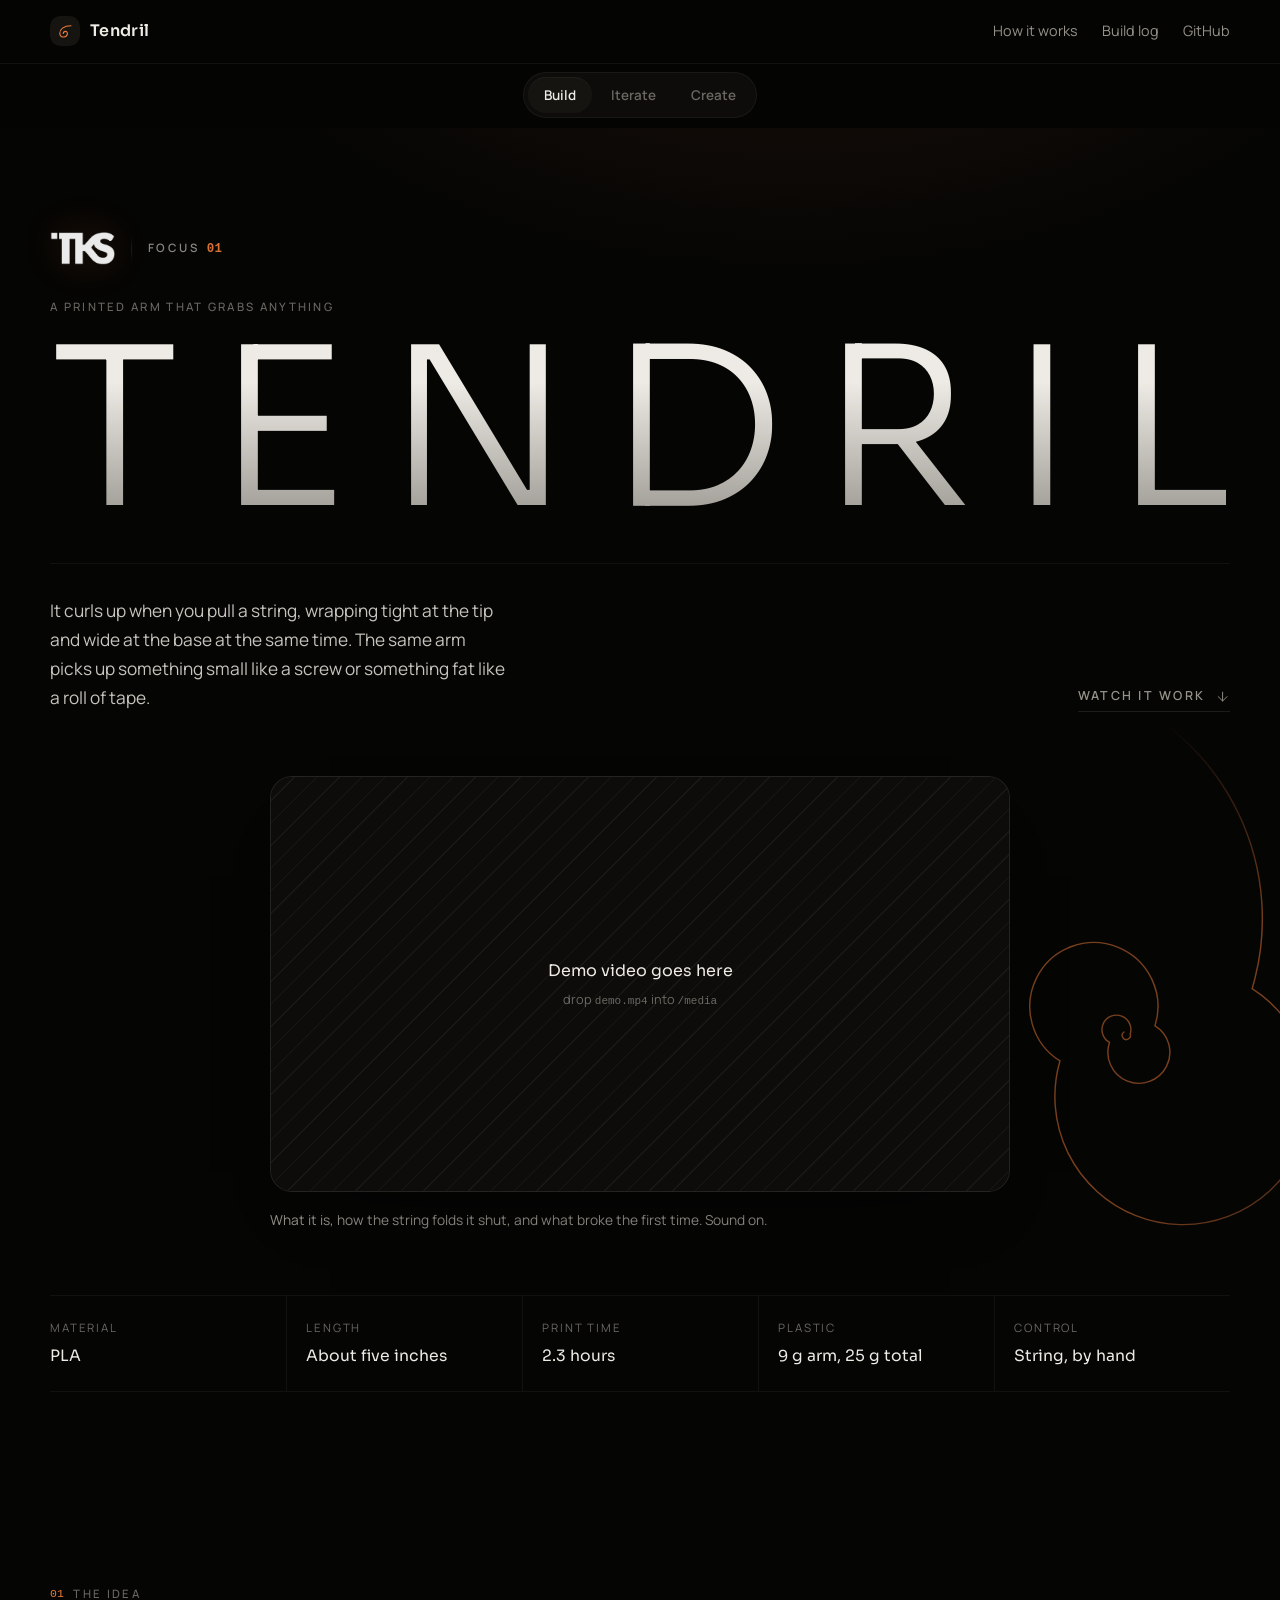
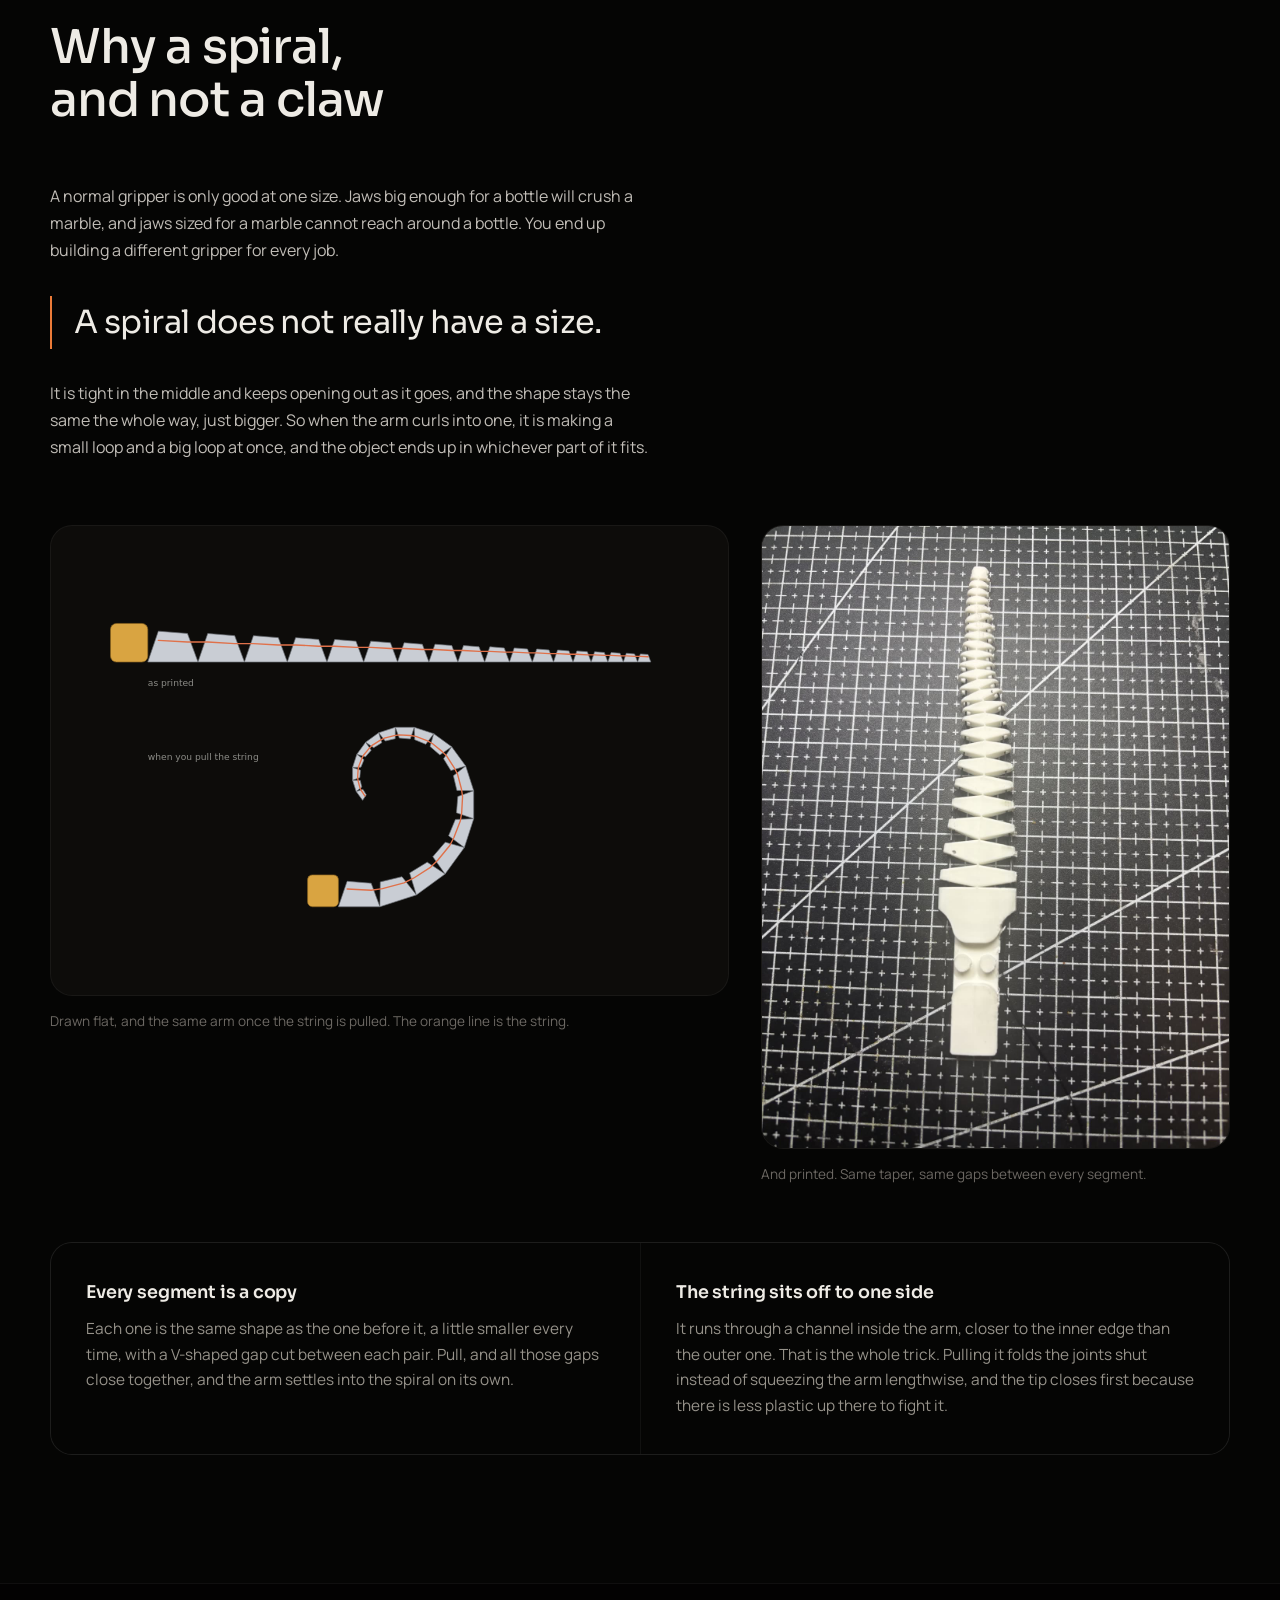
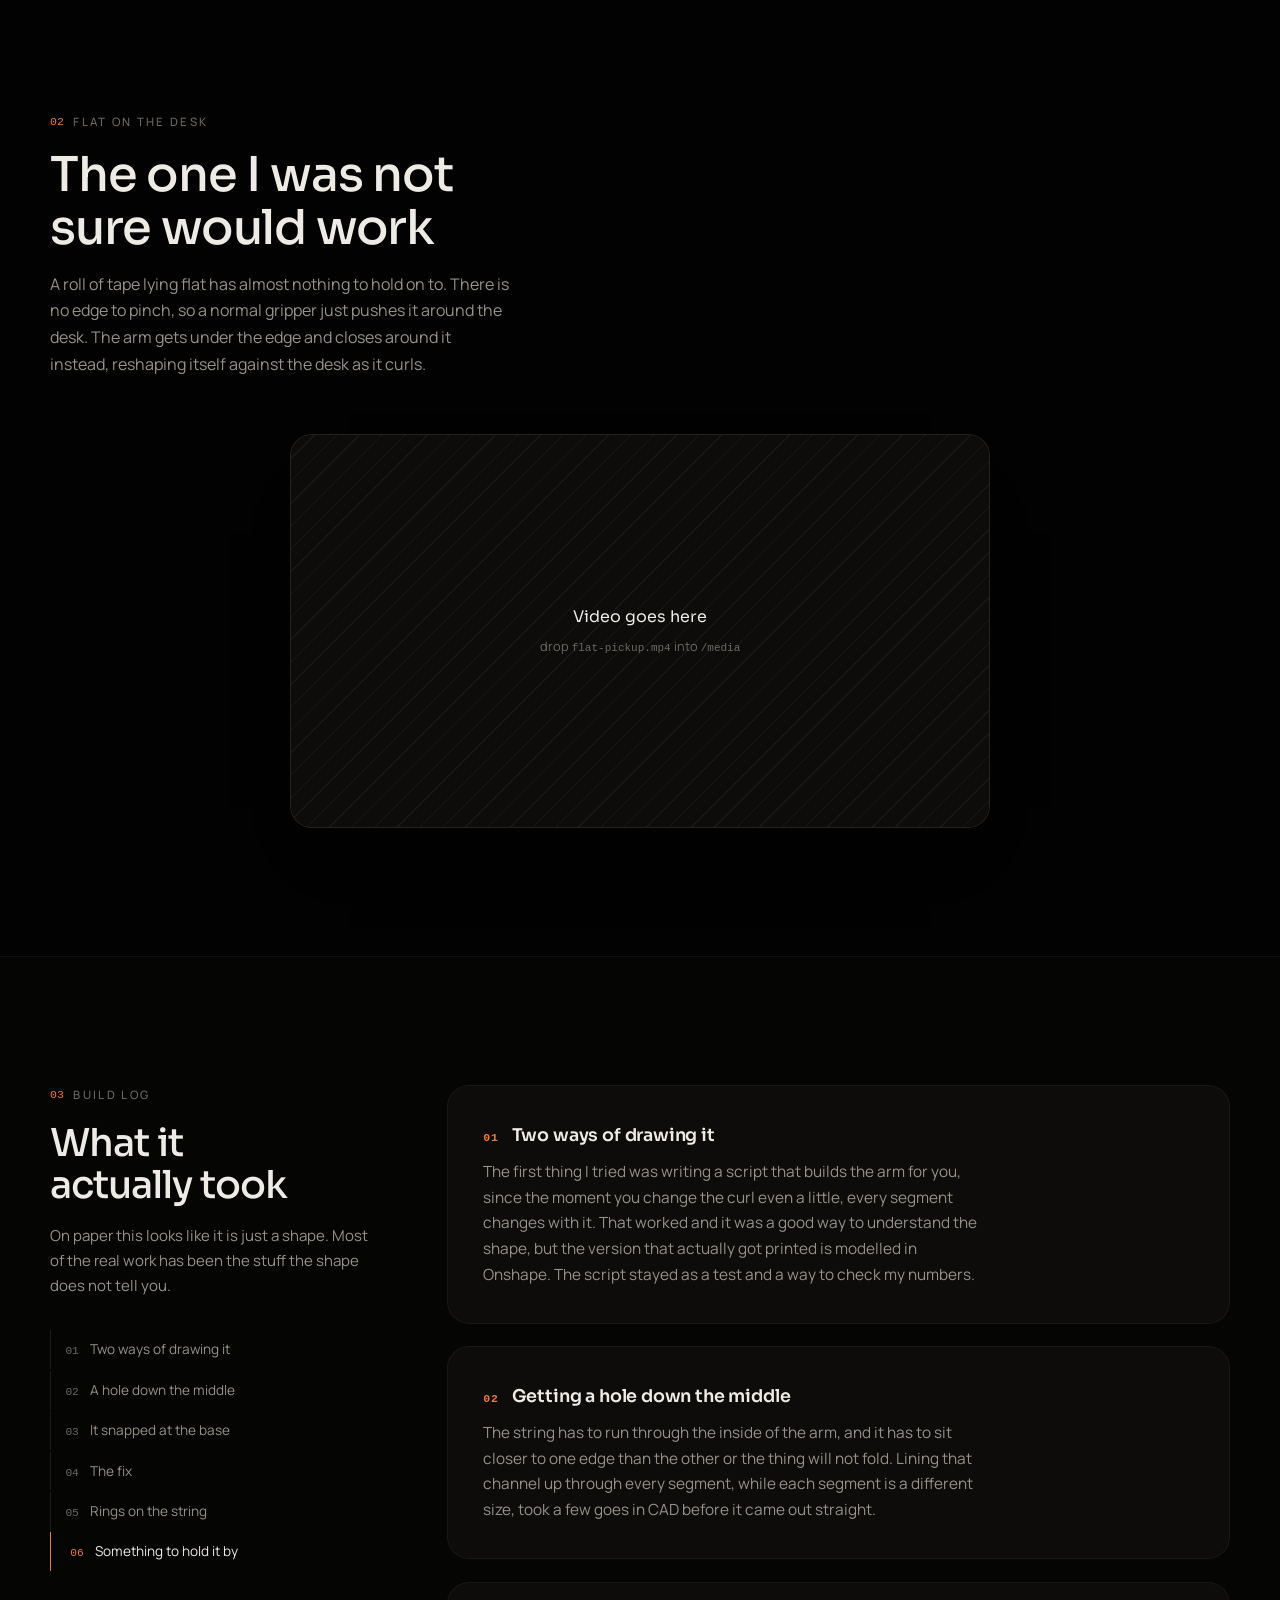
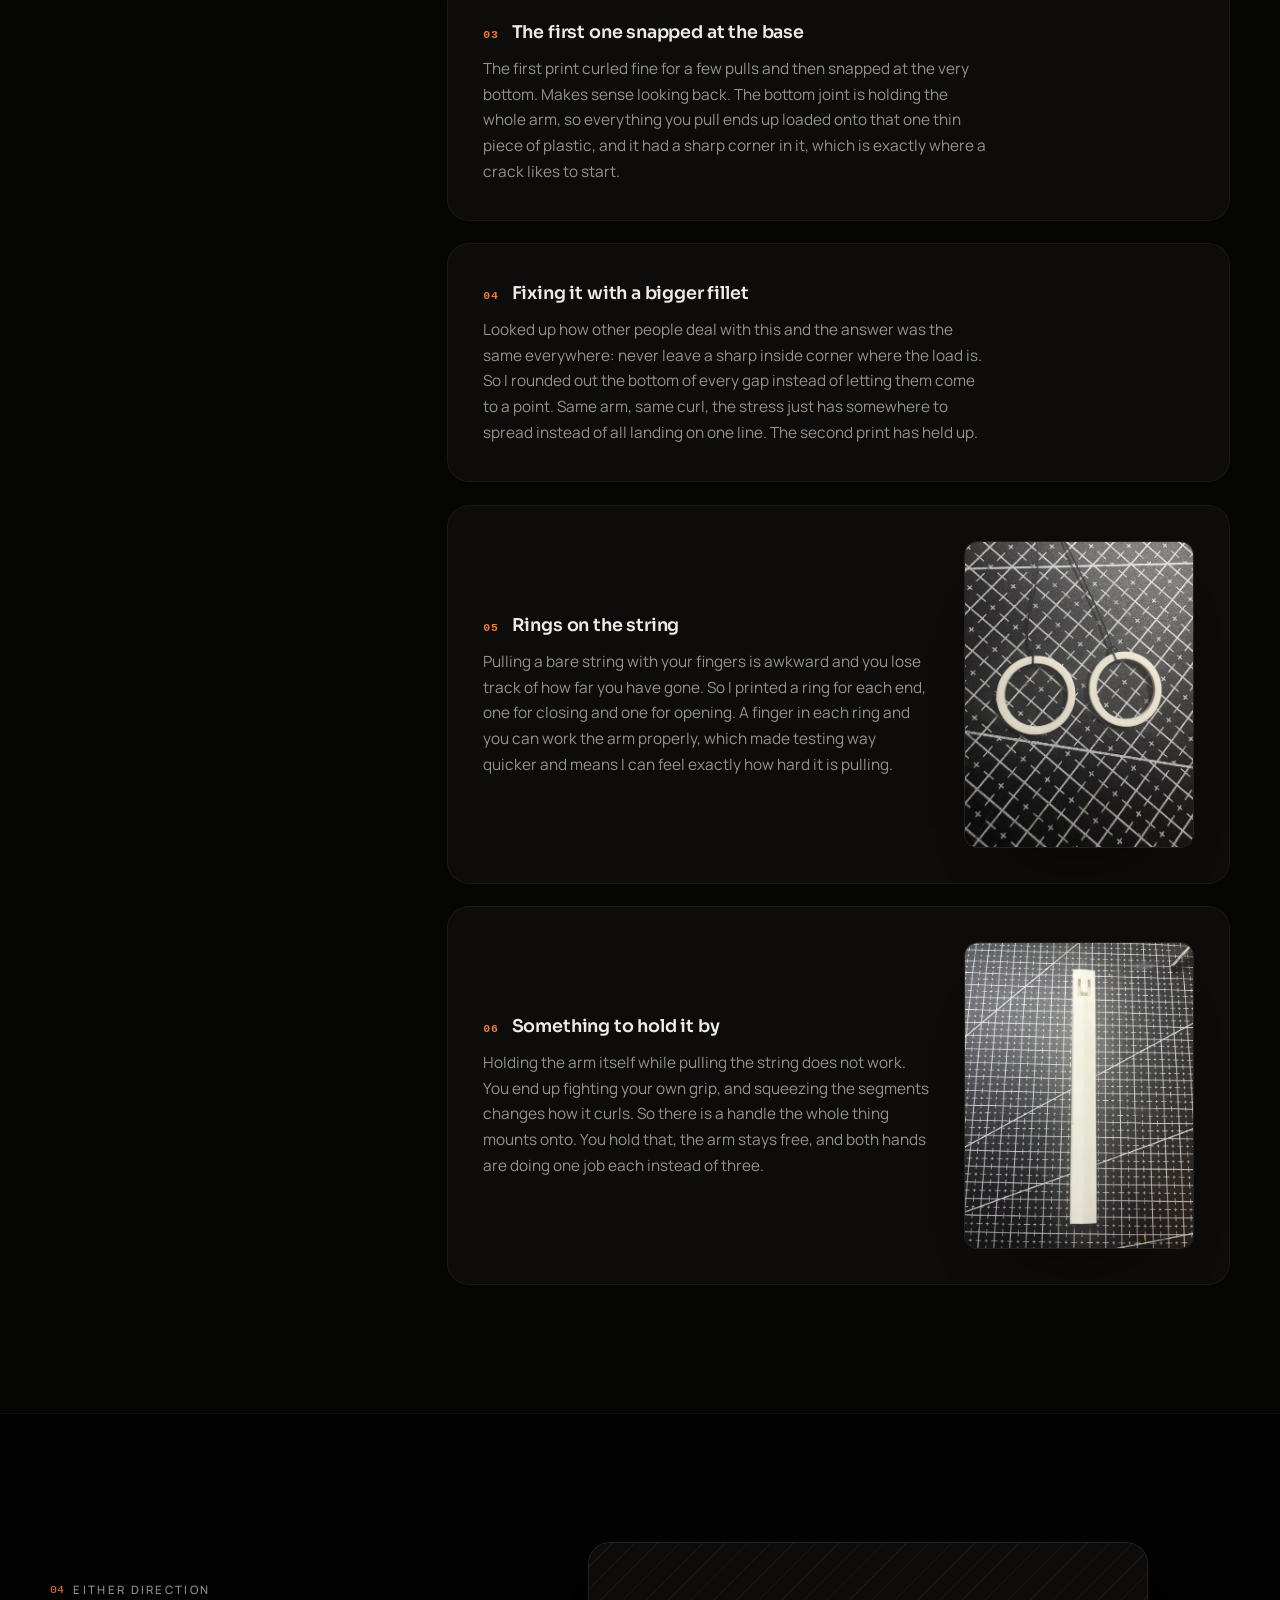
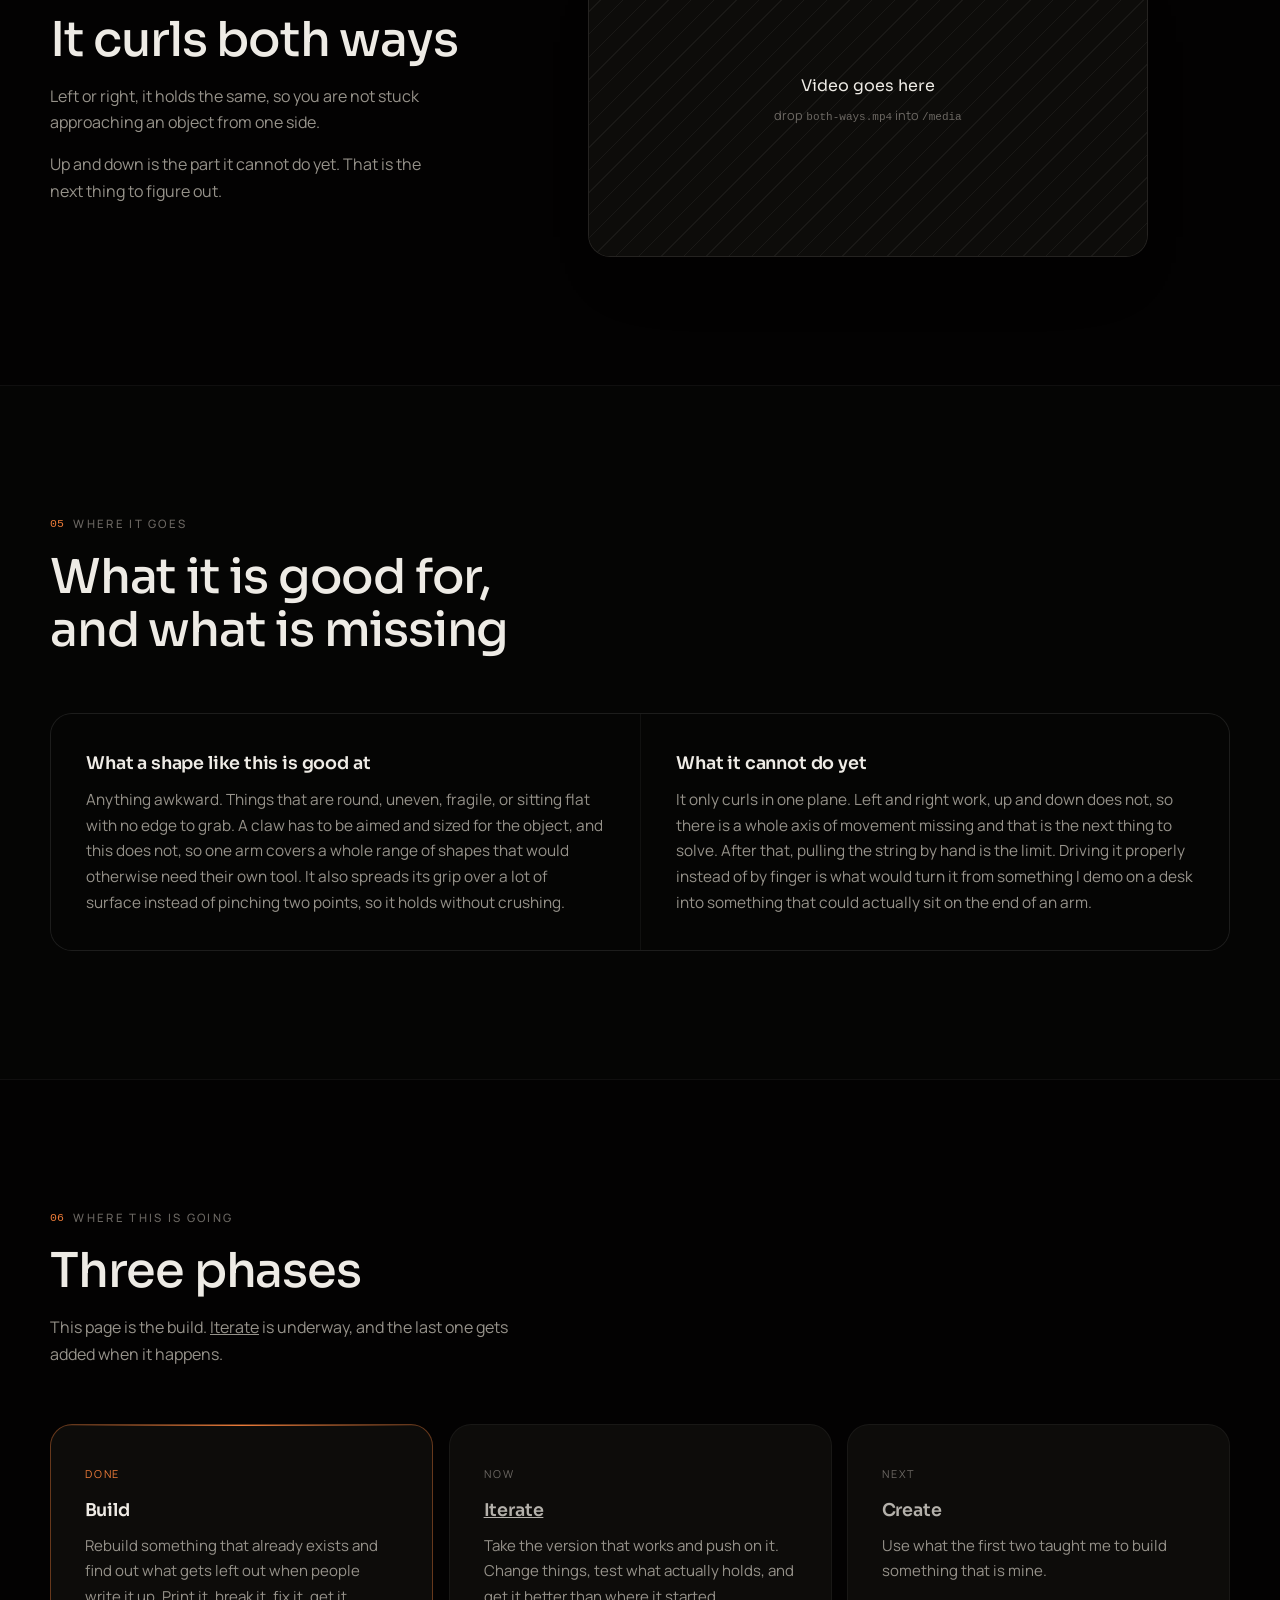
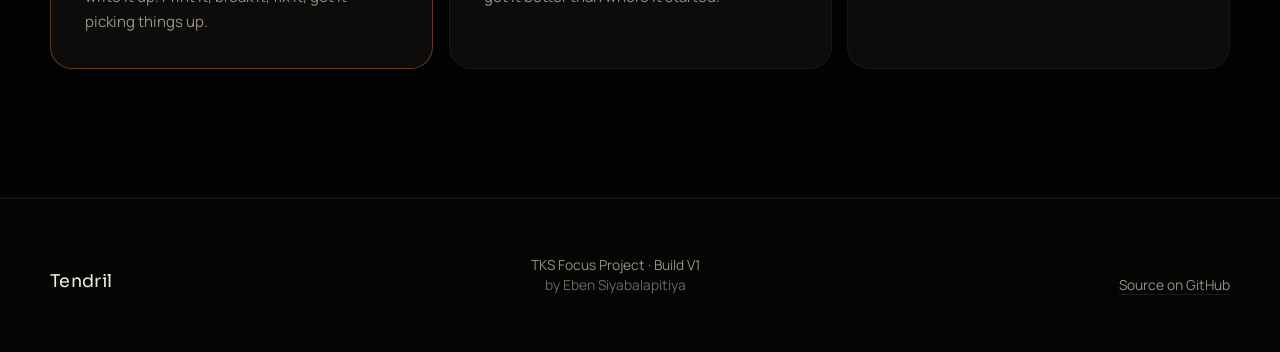
<file: index.html>
<!doctype html>
<html lang="en">
<head>
<meta charset="utf-8">
<meta name="viewport" content="width=device-width, initial-scale=1">
<title>Tendril, a spiral arm that grabs anything</title>
<meta name="description" content="Tendril is a printed arm that curls up when you pull a string, so the same arm can pick up something tiny or something wide. Built by Eben Siyabalapitiya.">
<meta property="og:title" content="Tendril, a spiral arm that grabs anything">
<meta property="og:description" content="A printed arm that curls up when you pull a string. The same arm picks up a screw or a roll of tape.">
<meta property="og:type" content="website">
<meta property="og:url" content="https://tendril-arm.vercel.app/">
<meta property="og:image" content="https://tendril-arm.vercel.app/media/og.jpg">
<meta property="og:image:width" content="1200">
<meta property="og:image:height" content="630">
<meta property="og:image:alt" content="Tendril, a printed arm that curls up when you pull a string">
<meta name="twitter:card" content="summary_large_image">
<meta name="twitter:image" content="https://tendril-arm.vercel.app/media/og.jpg">
<meta name="theme-color" content="#111110">
<link rel="preconnect" href="https://fonts.googleapis.com">
<link rel="preconnect" href="https://fonts.gstatic.com" crossorigin>
<link href="https://fonts.googleapis.com/css2?family=Sora:wght@300;400;500;600&family=Manrope:wght@400;500;600&display=swap" rel="stylesheet">
<link rel="stylesheet" href="styles.css">
</head>
<body>
<a class="skip" href="#main">Skip to content</a>

<header class="nav">
  <div class="shell nav-inner">
    <a class="brand" href="#top">
      <span class="brand-mark" aria-hidden="true">
        <svg viewBox="0 0 24 24" fill="none" stroke="currentColor" stroke-width="1.6" stroke-linecap="round">
          <path d="M20 4C9 4 4 9.5 4 14.5A5.5 5.5 0 0 0 14.8 16c.6-2.2-.8-4-2.8-4-1.7 0-3 1.3-3 3"/>
        </svg>
      </span>
      Tendril
    </a>

    <nav>
      <a href="#how">How it works</a>
      <a href="#build">Build log</a>
      <a href="https://github.com/Eben-Siyabalapitiya/TENDRIL">GitHub</a>
    </nav>
  </div>
  <div class="phase-bar">
    <div class="shell">
      <div class="phases" role="group" aria-label="Project phase">
        <a class="phase is-current" href="/" aria-current="page">Build</a>
        <a class="phase" href="/iterate.html">Iterate</a>
        <span class="phase is-locked" aria-disabled="true" title="Starts after the iterate phase">Create</span>
      </div>
    </div>
  </div>
</header>

<main id="main">

  <!-- ─────────────────────────── hero ─────────────────────────── -->
  <section class="hero" id="top">
    <div class="hero-bg" aria-hidden="true">
      <svg viewBox="0 0 600 600" preserveAspectRatio="xMidYMid meet">
        <path class="spiral-line" d="M300 300 m0 0 a4 4 0 1 0 6 2 a14 14 0 1 0 -20 8 a30 30 0 1 0 44 -16 a62 62 0 1 0 -92 34 a124 124 0 1 0 186 -70 a236 236 0 1 0 -352 132" />
      </svg>
    </div>
    <div class="shell">
      <div class="hero-copy">
        <div class="tks-lockup reveal">
          <img src="media/tks-logo.png" alt="TKS">
          <span class="tks-rule" aria-hidden="true"></span>
          <span class="tks-label">Focus<i>01</i></span>
        </div>
        <p class="eyebrow reveal">A printed arm that grabs anything</p>
        <h1 class="wordmark" aria-label="Tendril">
          <span>T</span><span>E</span><span>N</span><span>D</span><span>R</span><span>I</span><span>L</span>
        </h1>
        <div class="hero-foot">
          <p class="lede reveal">It curls up when you pull a string, wrapping tight at the tip and wide at the base at the same time. The same arm picks up something small like a screw or something fat like a roll of tape.</p>
          <a class="hero-cta reveal" href="#flat">
            <span>Watch it work</span>
            <svg viewBox="0 0 24 24" fill="none" stroke="currentColor" stroke-width="1.5" stroke-linecap="round" stroke-linejoin="round" aria-hidden="true"><path d="M12 5v14M5 12l7 7 7-7"/></svg>
          </a>
        </div>
      </div>
    </div>

    <figure class="hero-media reveal">
      <div class="video-frame" data-video>
        <video playsinline controls preload="metadata" poster="media/poster.jpg">
          <source src="media/demo.mp4" type="video/mp4">
        </video>
        <div class="video-fallback">
          <p>Demo video goes here</p>
          <span>drop <code>demo.mp4</code> into <code>/media</code></span>
        </div>
      </div>
      <figcaption class="shell">What it is, how the string folds it shut, and what broke the first time. Sound on.</figcaption>
    </figure>

    <div class="shell">
      <ul class="facts reveal">
        <li><span>Material</span><strong>PLA</strong></li>
        <li><span>Length</span><strong>About five inches</strong></li>
        <li><span>Print time</span><strong>2.3 hours</strong></li>
        <li><span>Plastic</span><strong>9 g arm, 25 g total</strong></li>
        <li><span>Control</span><strong>String, by hand</strong></li>
      </ul>
    </div>
  </section>

  <!-- ─────────────────────────── idea ─────────────────────────── -->
  <section class="section" id="how">
    <div class="shell">
      <header class="section-head reveal">
        <p class="eyebrow"><i>01</i> The idea</p>
        <h2>Why a spiral,<br>and not a claw</h2>
      </header>

      <div class="read">
        <p class="reveal">A normal gripper is only good at one size. Jaws big enough for a bottle will crush a marble, and jaws sized for a marble cannot reach around a bottle. You end up building a different gripper for every job.</p>
        <p class="pull reveal">A spiral does not really have a size.</p>
        <p class="reveal">It is tight in the middle and keeps opening out as it goes, and the shape stays the same the whole way, just bigger. So when the arm curls into one, it is making a small loop and a big loop at once, and the object ends up in whichever part of it fits.</p>
      </div>

      <div class="pair">
        <figure class="drawing reveal" data-from="left">
          <img src="media/diagram.svg" alt="The arm straight as printed, and the same arm curled into a spiral when the string is pulled">
          <figcaption>Drawn flat, and the same arm once the string is pulled. The orange line is the string.</figcaption>
        </figure>
        <figure class="photo reveal" data-from="right">
          <img src="media/arm.jpg" alt="The printed arm laid out flat on a cutting mat, segments getting smaller toward the tip" loading="lazy">
          <figcaption>And printed. Same taper, same gaps between every segment.</figcaption>
        </figure>
      </div>

      <div class="split">
        <article class="note reveal" data-from="left">
          <h3>Every segment is a copy</h3>
          <p>Each one is the same shape as the one before it, a little smaller every time, with a V-shaped gap cut between each pair. Pull, and all those gaps close together, and the arm settles into the spiral on its own.</p>
        </article>
        <article class="note reveal" data-from="right">
          <h3>The string sits off to one side</h3>
          <p>It runs through a channel inside the arm, closer to the inner edge than the outer one. That is the whole trick. Pulling it folds the joints shut instead of squeezing the arm lengthwise, and the tip closes first because there is less plastic up there to fight it.</p>
        </article>
      </div>
    </div>
  </section>

  <!-- ──────────────────── clip: flat pickup ──────────────────── -->
  <section class="section alt" id="flat">
    <div class="shell">
      <header class="section-head reveal">
        <p class="eyebrow"><i>02</i> Flat on the desk</p>
        <h2>The one I was not sure would work</h2>
        <p class="sub">A roll of tape lying flat has almost nothing to hold on to. There is no edge to pinch, so a normal gripper just pushes it around the desk. The arm gets under the edge and closes around it instead, reshaping itself against the desk as it curls.</p>
      </header>
      <figure class="clip reveal">
        <div class="video-frame" data-video>
          <video playsinline muted loop controls preload="metadata" poster="media/poster-flat.jpg">
            <source src="media/flat-pickup.mp4" type="video/mp4">
          </video>
          <div class="video-fallback">
            <p>Video goes here</p>
            <span>drop <code>flat-pickup.mp4</code> into <code>/media</code></span>
          </div>
        </div>
      </figure>
    </div>
  </section>

  <!-- ─────────────────────────── build log ─────────────────────────── -->
  <section class="section" id="build">
    <div class="shell log-layout">
      <aside class="log-rail">
        <div class="log-rail-inner">
          <p class="eyebrow"><i>03</i> Build log</p>
          <h2>What it<br>actually took</h2>
          <p class="sub">On paper this looks like it is just a shape. Most of the real work has been the stuff the shape does not tell you.</p>
          <ol class="rail-steps" aria-hidden="true">
            <li data-step="1"><span>01</span> Two ways of drawing it</li>
            <li data-step="2"><span>02</span> A hole down the middle</li>
            <li data-step="3"><span>03</span> It snapped at the base</li>
            <li data-step="4"><span>04</span> The fix</li>
            <li data-step="5"><span>05</span> Rings on the string</li>
            <li data-step="6"><span>06</span> Something to hold it by</li>
          </ol>
        </div>
      </aside>

      <ol class="log">
        <li class="reveal">
          <div class="log-text">
            <h3>Two ways of drawing it</h3>
            <p>The first thing I tried was writing a script that builds the arm for you, since the moment you change the curl even a little, every segment changes with it. That worked and it was a good way to understand the shape, but the version that actually got printed is modelled in Onshape. The script stayed as a test and a way to check my numbers.</p>
          </div>
        </li>
        <li class="reveal">
          <div class="log-text">
            <h3>Getting a hole down the middle</h3>
            <p>The string has to run through the inside of the arm, and it has to sit closer to one edge than the other or the thing will not fold. Lining that channel up through every segment, while each segment is a different size, took a few goes in CAD before it came out straight.</p>
          </div>
        </li>
        <li class="reveal">
          <div class="log-text">
            <h3>The first one snapped at the base</h3>
            <p>The first print curled fine for a few pulls and then snapped at the very bottom. Makes sense looking back. The bottom joint is holding the whole arm, so everything you pull ends up loaded onto that one thin piece of plastic, and it had a sharp corner in it, which is exactly where a crack likes to start.</p>
          </div>
        </li>
        <li class="reveal">
          <div class="log-text">
            <h3>Fixing it with a bigger fillet</h3>
            <p>Looked up how other people deal with this and the answer was the same everywhere: never leave a sharp inside corner where the load is. So I rounded out the bottom of every gap instead of letting them come to a point. Same arm, same curl, the stress just has somewhere to spread instead of all landing on one line. The second print has held up.</p>
          </div>
        </li>
        <li class="reveal">
          <div class="log-text">
            <h3>Rings on the string</h3>
            <p>Pulling a bare string with your fingers is awkward and you lose track of how far you have gone. So I printed a ring for each end, one for closing and one for opening. A finger in each ring and you can work the arm properly, which made testing way quicker and means I can feel exactly how hard it is pulling.</p>
          </div>
          <figure class="shot">
            <img src="media/rings.jpg" alt="Two printed rings tied to the ends of the string" loading="lazy">
          </figure>
        </li>
        <li class="reveal">
          <div class="log-text">
            <h3>Something to hold it by</h3>
            <p>Holding the arm itself while pulling the string does not work. You end up fighting your own grip, and squeezing the segments changes how it curls. So there is a handle the whole thing mounts onto. You hold that, the arm stays free, and both hands are doing one job each instead of three.</p>
          </div>
          <figure class="shot">
            <img src="media/handle.jpg" alt="The printed handle the arm mounts onto" loading="lazy">
          </figure>
        </li>
      </ol>
    </div>
  </section>

  <!-- ──────────────────── second clip: both directions ──────────────────── -->
  <section class="section alt" id="both">
    <div class="shell offset-grid">
      <div class="offset-copy reveal" data-from="left">
        <p class="eyebrow"><i>04</i> Either direction</p>
        <h2>It curls both ways</h2>
        <p>Left or right, it holds the same, so you are not stuck approaching an object from one side.</p>
        <p>Up and down is the part it cannot do yet. That is the next thing to figure out.</p>
      </div>
      <figure class="offset-media reveal" data-from="right">
        <div class="video-frame" data-video>
          <video playsinline muted loop controls preload="metadata" poster="media/poster-both.jpg">
            <source src="media/both-ways.mp4" type="video/mp4">
          </video>
          <div class="video-fallback">
            <p>Video goes here</p>
            <span>drop <code>both-ways.mp4</code> into <code>/media</code></span>
          </div>
        </div>
      </figure>
    </div>
  </section>

  <!-- ─────────────────────────── next ─────────────────────────── -->
  <section class="section" id="next">
    <div class="shell">
      <header class="section-head reveal">
        <p class="eyebrow"><i>05</i> Where it goes</p>
        <h2>What it is good for,<br>and what is missing</h2>
      </header>
      <div class="split">
        <article class="note reveal" data-from="left">
          <h3>What a shape like this is good at</h3>
          <p>Anything awkward. Things that are round, uneven, fragile, or sitting flat with no edge to grab. A claw has to be aimed and sized for the object, and this does not, so one arm covers a whole range of shapes that would otherwise need their own tool. It also spreads its grip over a lot of surface instead of pinching two points, so it holds without crushing.</p>
        </article>
        <article class="note reveal" data-from="right">
          <h3>What it cannot do yet</h3>
          <p>It only curls in one plane. Left and right work, up and down does not, so there is a whole axis of movement missing and that is the next thing to solve. After that, pulling the string by hand is the limit. Driving it properly instead of by finger is what would turn it from something I demo on a desk into something that could actually sit on the end of an arm.</p>
        </article>
      </div>
    </div>
  </section>

  <!-- ─────────────────────────── phases ─────────────────────────── -->
  <section class="section alt" id="phases">
    <div class="shell">
      <header class="section-head reveal">
        <p class="eyebrow"><i>06</i> Where this is going</p>
        <h2>Three phases</h2>
        <p class="sub">This page is the build. <a href="/iterate.html">Iterate</a> is underway, and the last one gets added when it happens.</p>
      </header>
      <ol class="phase-rail">
        <li class="reveal active">
          <span class="tag">Done</span>
          <h3>Build</h3>
          <p>Rebuild something that already exists and find out what gets left out when people write it up. Print it, break it, fix it, get it picking things up.</p>
        </li>
        <li class="reveal">
          <span class="tag">Now</span>
          <h3><a href="/iterate.html">Iterate</a></h3>
          <p>Take the version that works and push on it. Change things, test what actually holds, and get it better than where it started.</p>
        </li>
        <li class="reveal">
          <span class="tag">Next</span>
          <h3>Create</h3>
          <p>Use what the first two taught me to build something that is mine.</p>
        </li>
      </ol>
    </div>
  </section>

</main>

<footer class="footer">
  <div class="shell footer-inner">
    <p class="footer-mark">Tendril</p>
    <p class="footer-line">TKS Focus Project · Build V1<br><span>by Eben Siyabalapitiya</span></p>
    <p class="footer-link"><a href="https://github.com/Eben-Siyabalapitiya/TENDRIL">Source on GitHub</a></p>
  </div>
</footer>

<script src="script.js"></script>
</body>
</html>
</file>
<file: styles.css>
:root {
  --bg: oklch(11.5% .003 80);
  --bg-deep: oklch(9% .003 80);
  --fg: oklch(94% .008 80);
  --surface: oklch(15.5% .004 80);
  --surface-raised: oklch(19% .005 80);
  --muted: oklch(66% .012 80);
  --faint: oklch(52% .01 80);
  --hairline: oklch(94% .008 80 / .10);
  --hairline-soft: oklch(94% .008 80 / .055);
  --accent: oklch(70% .16 48);
  --accent-dim: oklch(70% .16 48 / .18);
  --radius: 14px;
  --radius-lg: 22px;
  --shell: 1180px;
  --sans: Manrope, ui-sans-serif, system-ui, sans-serif;
  --display: Sora, ui-sans-serif, system-ui, sans-serif;
  --mono: ui-monospace, SFMono-Regular, Menlo, monospace;
  --ease: cubic-bezier(.22, .61, .36, 1);
}

* { box-sizing: border-box; }

html { overflow-x: hidden; }

body {
  margin: 0;
  background: var(--bg);
  color: var(--fg);
  font-family: var(--sans);
  font-size: 16px;
  line-height: 1.68;
  -webkit-font-smoothing: antialiased;
  overflow-x: hidden;
}

::selection { background: var(--accent-dim); color: var(--fg); }

img, video { max-width: 100%; display: block; }
a { color: inherit; }

:focus-visible {
  outline: 2px solid var(--accent);
  outline-offset: 3px;
  border-radius: 4px;
}

.skip { position: absolute; left: -9999px; top: 0; background: var(--surface-raised); padding: .75rem 1rem; border-radius: var(--radius); }
.skip:focus { left: 1rem; top: 1rem; z-index: 60; }

.shell { width: min(100% - 2.5rem, var(--shell)); margin-inline: auto; }

/* ── scroll progress ─────────────────────────────────────────── */
.progress {
  position: fixed; inset: 0 auto auto 0; height: 2px; width: 100%;
  transform: scaleX(0); transform-origin: 0 50%;
  background: linear-gradient(90deg, var(--accent), oklch(80% .09 60));
  z-index: 60; pointer-events: none;
}

/* ── nav ─────────────────────────────────────────────────────── */
.nav {
  position: sticky; top: 0; z-index: 50;
  background: oklch(11.5% .003 80 / .72);
  backdrop-filter: blur(18px) saturate(1.2);
  border-bottom: 1px solid transparent;
  transition: border-color .4s var(--ease), background .4s var(--ease);
}
.nav.is-stuck { border-bottom-color: var(--hairline-soft); }
.nav-inner { display: flex; align-items: center; justify-content: space-between; padding-block: 1rem; gap: 1rem; }

.brand {
  display: inline-flex; align-items: center; gap: .6rem;
  font-family: var(--display); font-weight: 600; font-size: 1rem;
  letter-spacing: .02em; text-decoration: none;
}
.brand-mark {
  width: 1.9rem; height: 1.9rem; display: grid; place-items: center;
  background: var(--surface-raised); border-radius: .65rem; color: var(--accent);
  transition: transform .5s var(--ease), background .3s var(--ease);
}
.brand:hover .brand-mark { transform: rotate(-35deg) scale(1.06); background: var(--accent-dim); }
.brand-mark svg { width: 1.05rem; height: 1.05rem; }

.nav nav { display: flex; gap: 1.5rem; }
.nav nav a {
  position: relative; text-decoration: none; color: var(--muted);
  font-size: .9rem; padding-block: .2rem; transition: color .25s var(--ease);
}
.nav nav a::after {
  content: ""; position: absolute; left: 0; bottom: 0; height: 1px; width: 100%;
  background: currentColor; transform: scaleX(0); transform-origin: 100% 50%;
  transition: transform .4s var(--ease);
}
.nav nav a:hover { color: var(--fg); }
.nav nav a:hover::after { transform: scaleX(1); transform-origin: 0 50%; }
@media (max-width: 860px) { .nav nav a:last-child { display: none; } }

/* phase bar under the nav */
.phase-bar { border-top: 1px solid var(--hairline-soft); background: oklch(11.5% .003 80 / .6); }
.phase-bar .shell { display: flex; justify-content: center; padding-block: .55rem; }

/* phase switcher */
.phases {
  display: inline-flex; gap: .2rem; padding: .25rem;
  background: var(--surface); border: 1px solid var(--hairline-soft); border-radius: 999px;
}
.phase {
  position: relative; padding: .4rem 1rem; border-radius: 999px;
  font-size: .84rem; font-weight: 600; text-decoration: none; color: var(--faint);
  transition: color .3s var(--ease), background .3s var(--ease);
}
.phase.is-current { background: var(--surface-raised); color: var(--fg); box-shadow: 0 1px 0 oklch(100% 0 0 / .04) inset; }
a.phase:not(.is-current):hover { color: var(--fg); }
.phase.is-locked { cursor: not-allowed; }
@media (max-width: 760px) {
  .phases { width: 100%; justify-content: space-between; }
  .phase { flex: 1; text-align: center; }
}

/* ── type ────────────────────────────────────────────────────── */
h1, h2, h3 { font-family: var(--display); font-weight: 500; letter-spacing: -.025em; margin: 0; }
h2 { font-size: clamp(2rem, 4vw, 3rem); line-height: 1.1; }
h3 { font-size: 1.1rem; font-weight: 600; letter-spacing: -.01em; margin-bottom: .5rem; }

.eyebrow {
  display: flex; align-items: center; gap: .6rem;
  font-size: .72rem; letter-spacing: .2em; text-transform: uppercase;
  color: var(--faint); margin: 0 0 1.1rem; font-weight: 500;
}
.eyebrow i { font-style: normal; font-family: var(--mono); color: var(--accent); letter-spacing: 0; }

.lede { font-size: 1.08rem; color: oklch(82% .01 80); margin: 0; }
.sub { color: var(--muted); max-width: 56ch; margin: 1rem 0 0; }
code { font-family: var(--mono); font-size: .86em; }

/* ── hero ────────────────────────────────────────────────────── */
.hero {
  position: relative; isolation: isolate; overflow: hidden;
  padding-block: clamp(3.5rem, 9vw, 6.5rem) clamp(2.5rem, 6vw, 4rem);
}
.hero::before {
  content: ""; position: absolute; inset: -20% -10% 40%;
  background: radial-gradient(60% 55% at 60% 0%, oklch(70% .16 48 / .13), transparent 70%);
  z-index: -2; pointer-events: none;
}
.hero-bg {
  position: absolute; inset: auto -12% 8% auto; width: min(58vw, 620px); aspect-ratio: 1;
  z-index: -1; opacity: .5; pointer-events: none;
  -webkit-mask-image: radial-gradient(circle at 50% 50%, #000 40%, transparent 72%);
          mask-image: radial-gradient(circle at 50% 50%, #000 40%, transparent 72%);
}
.hero-bg svg { width: 100%; height: 100%; }
.spiral-line {
  fill: none; stroke: var(--accent); stroke-width: 1.4; stroke-linecap: round;
  stroke-dasharray: 2600; stroke-dashoffset: 2600;
  animation: draw 3.4s 0.3s var(--ease) forwards, breathe 9s 3.6s ease-in-out infinite;
}
@keyframes draw { to { stroke-dashoffset: 0; } }
@keyframes breathe { 0%, 100% { opacity: .85; } 50% { opacity: .45; } }

.hero-copy { max-width: 100%; }

/* TKS lockup above the headline */
.tks-lockup {
  display: inline-flex; align-items: center; gap: 1rem;
  margin-bottom: clamp(1.4rem, 3vw, 2rem);
}
.tks-lockup img {
  height: clamp(1.6rem, 2.6vw, 2.1rem); width: auto;
  opacity: .92;
  filter: drop-shadow(0 0 22px oklch(70% .16 48 / .22));
  animation: mark-in 1.1s .15s var(--ease) both;
}
.tks-rule {
  width: 1px; height: 1.6rem;
  background: linear-gradient(180deg, transparent, var(--hairline), transparent);
  animation: rule-in .9s .5s var(--ease) both;
}
.tks-label {
  display: flex; align-items: baseline; gap: .45rem;
  font-size: .72rem; letter-spacing: .24em; text-transform: uppercase;
  font-weight: 600; color: var(--muted);
  animation: mark-in 1s .65s var(--ease) both;
}
.tks-label i {
  font-style: normal; font-family: var(--mono); letter-spacing: .02em;
  color: var(--accent); font-size: .78rem;
}
@keyframes mark-in { from { opacity: 0; transform: translateY(8px); } to { opacity: .92; transform: none; } }
@keyframes rule-in { from { opacity: 0; transform: scaleY(0); } to { opacity: 1; transform: none; } }
@media (max-width: 520px) { .tks-lockup { gap: .8rem; } }

.wordmark {
  display: flex; flex-wrap: nowrap; justify-content: space-between;
  margin: 0 0 clamp(1.5rem, 3vw, 2.2rem);
  font-weight: 300; letter-spacing: -.01em; line-height: .88;
  font-size: clamp(3.6rem, 17.2vw, 15.6rem);
}
.wordmark span {
  display: block;
  background: linear-gradient(180deg, var(--fg) 25%, oklch(62% .01 80) 115%);
  -webkit-background-clip: text; background-clip: text; color: transparent;
  opacity: 0; transform: translateY(.42em) rotate(2deg);
  animation: letter-in .9s var(--ease) forwards;
}
.wordmark span:nth-child(1) { animation-delay: .05s }
.wordmark span:nth-child(2) { animation-delay: .11s }
.wordmark span:nth-child(3) { animation-delay: .17s }
.wordmark span:nth-child(4) { animation-delay: .23s }
.wordmark span:nth-child(5) { animation-delay: .29s }
.wordmark span:nth-child(6) { animation-delay: .35s }
.wordmark span:nth-child(7) { animation-delay: .41s }
@keyframes letter-in { to { opacity: 1; transform: none; } }

.hero-foot {
  display: grid; grid-template-columns: minmax(0, 46ch) auto;
  gap: clamp(1.5rem, 4vw, 3rem); align-items: end; justify-content: space-between;
  padding-top: clamp(1.4rem, 3vw, 2rem);
  border-top: 1px solid var(--hairline-soft);
}
@media (max-width: 760px) { .hero-foot { grid-template-columns: 1fr; align-items: start; } }

.hero-cta {
  display: inline-flex; align-items: center; gap: .6rem; white-space: nowrap;
  font-size: .78rem; letter-spacing: .18em; text-transform: uppercase; font-weight: 600;
  color: var(--muted); text-decoration: none; padding-bottom: .25rem;
  border-bottom: 1px solid var(--hairline);
  transition: color .3s var(--ease), border-color .3s var(--ease);
}
.hero-cta:hover { color: var(--fg); border-color: var(--fg); }
.hero-cta svg { width: .95rem; height: .95rem; animation: nudge 2.4s ease-in-out infinite; }
@keyframes nudge { 0%, 100% { transform: translateY(0); } 50% { transform: translateY(3px); } }

/* hero video, wider than the text column */
.hero-media { margin: clamp(2.5rem, 5vw, 4rem) 0 0; }
.hero-media .video-frame {
  width: min(100% - 2.5rem, 740px);
  margin-inline: auto; aspect-ratio: 16 / 9;
}
.hero-media figcaption { width: min(100% - 2.5rem, 740px); margin: 1rem auto 0; color: var(--muted); font-size: .86rem; }

/* ── fact strip ──────────────────────────────────────────────── */
.facts {
  list-style: none; margin: clamp(2.5rem, 6vw, 4rem) 0 0; padding: 0;
  display: grid; grid-template-columns: repeat(5, 1fr);
  border-top: 1px solid var(--hairline-soft); border-bottom: 1px solid var(--hairline-soft);
}
.facts li {
  padding: 1.4rem 1.2rem; display: flex; flex-direction: column; gap: .3rem;
  border-left: 1px solid var(--hairline-soft);
  transition: background .4s var(--ease);
}
.facts li:first-child { border-left: 0; padding-left: 0; }
.facts li:hover { background: oklch(94% .008 80 / .02); }
.facts span { font-size: .72rem; letter-spacing: .16em; text-transform: uppercase; color: var(--faint); }
.facts strong { font-family: var(--display); font-weight: 400; font-size: .98rem; }
@media (max-width: 860px) {
  .facts { grid-template-columns: repeat(2, 1fr); }
  .facts li { border-left: 0; border-top: 1px solid var(--hairline-soft); padding-inline: 0; }
  .facts li:first-child, .facts li:nth-child(2) { border-top: 0; }
  .facts li:nth-child(even) { padding-left: 1.2rem; border-left: 1px solid var(--hairline-soft); }
}

/* ── sections ────────────────────────────────────────────────── */
.section { padding-block: clamp(4.5rem, 10vw, 8rem); }
.section.alt { background: var(--bg-deep); border-block: 1px solid var(--hairline-soft); }
.section-head { max-width: 46ch; margin-bottom: clamp(2.5rem, 5vw, 3.5rem); }

.read { max-width: 60ch; }
.read p { margin: 0 0 1.2rem; color: oklch(80% .01 80); }
.pull {
  font-family: var(--display); font-size: clamp(1.4rem, 2.6vw, 2rem);
  line-height: 1.25; letter-spacing: -.02em; color: var(--fg) !important;
  padding: .4rem 0 .4rem 1.4rem; border-left: 2px solid var(--accent);
  margin-block: 2rem !important;
}

.pair {
  margin: clamp(2.5rem, 5vw, 4rem) 0 0;
  display: grid; gap: clamp(1.2rem, 3vw, 2rem);
  grid-template-columns: 1.45fr 1fr; align-items: stretch;
}
@media (max-width: 860px) { .pair { grid-template-columns: 1fr; } }
.pair figure { margin: 0; display: flex; flex-direction: column; }
.drawing { margin: 0; }
.drawing img {
  width: 100%; background: var(--surface);
  border: 1px solid var(--hairline-soft); border-radius: var(--radius-lg);
  padding: clamp(1rem, 3vw, 2.5rem);
}
.drawing figcaption, .photo figcaption { margin-top: .9rem; color: var(--faint); font-size: .85rem; }
.photo img {
  width: 100%; flex: 1; min-height: 0; object-fit: cover; object-position: center;
  border: 1px solid var(--hairline-soft); border-radius: var(--radius-lg);
  background: var(--surface);
}

.split {
  margin-top: clamp(2.5rem, 5vw, 3.5rem);
  display: grid; gap: 1px; grid-template-columns: 1fr 1fr;
  background: var(--hairline-soft); border: 1px solid var(--hairline-soft);
  border-radius: var(--radius-lg); overflow: hidden;
}
@media (max-width: 820px) { .split { grid-template-columns: 1fr; } }
.note {
  background: var(--bg); padding: clamp(1.6rem, 3vw, 2.2rem);
  transition: background .5s var(--ease), transform .5s var(--ease);
}
.note:hover { background: var(--surface); transform: translateY(-2px); }
.note h3 { transition: color .4s var(--ease); }
.note:hover h3 { color: var(--accent); }
.note p { margin: 0; color: var(--muted); font-size: .96rem; }

/* ── feature clip (full bleed) ───────────────────────────────── */

 /* single clip, sized not stretched */
.clip { margin: 0; }
.clip .video-frame { width: min(100%, 700px); max-width: 100%; margin-inline: auto; aspect-ratio: 16 / 9; }

/* ── offset clip ─────────────────────────────────────────────── */
.offset-grid {
  display: grid; gap: clamp(2rem, 5vw, 4rem); align-items: center;
  grid-template-columns: 0.85fr 1.15fr;
}
@media (max-width: 860px) { .offset-grid { grid-template-columns: 1fr; } }
.offset-copy h2 { margin-bottom: 1rem; }
.offset-copy p { color: var(--muted); margin: 0 0 .9rem; max-width: 40ch; }
.offset-media { margin: 0; }
.offset-media .video-frame { width: min(100%, 560px); aspect-ratio: 16 / 9; }

/* ── media frames ────────────────────────────────────────────── */
.video-frame, .shot {
  position: relative; overflow: hidden; margin: 0;
  background: var(--surface);
  border: 1px solid var(--hairline);
  border-radius: var(--radius-lg);
  box-shadow: 0 40px 80px -60px #000;
}
.video-frame video { width: 100%; height: 100%; object-fit: contain; background: #000; image-rendering: auto; }
.video-fallback, .shot-ph {
  position: absolute; inset: 0; display: none;
  flex-direction: column; align-items: center; justify-content: center; gap: .3rem;
  text-align: center; padding: 1rem;
  background:
    repeating-linear-gradient(135deg, var(--hairline-soft) 0 1px, transparent 1px 16px),
    var(--surface);
}
.video-frame.is-empty video { display: none; }
.video-frame.is-empty .video-fallback { display: flex; }
.video-fallback p { margin: 0; font-family: var(--display); font-size: 1rem; }
.video-fallback span { font-size: .8rem; color: var(--faint); }

.shot img { width: 100%; height: 100%; object-fit: cover; transition: transform .25s linear, filter .6s var(--ease); }
.shot:hover img { filter: brightness(1.08); }

.shot.is-empty img { display: none; }
.shot.is-empty .shot-ph { display: flex; font-size: .78rem; color: var(--faint); }

/* ── build log ───────────────────────────────────────────────── */
.log-layout {
  display: grid; grid-template-columns: minmax(0, 320px) minmax(0, 1fr);
  gap: clamp(2rem, 6vw, 5rem); align-items: start;
}
@media (max-width: 960px) { .log-layout { grid-template-columns: 1fr; } }

.log-rail-inner { position: sticky; top: 7.5rem; }
@media (max-width: 960px) { .log-rail-inner { position: static; } }
.log-rail h2 { font-size: clamp(1.9rem, 3vw, 2.5rem); margin-bottom: 1rem; }
.log-rail .sub { font-size: .94rem; margin-bottom: 2rem; }

.rail-steps { list-style: none; margin: 0; padding: 0; display: grid; gap: .1rem; }
@media (max-width: 960px) { .rail-steps { display: none; } }
.rail-steps li {
  display: flex; align-items: baseline; gap: .7rem;
  padding: .5rem 0 .5rem .9rem; font-size: .85rem; color: var(--faint);
  border-left: 1px solid var(--hairline-soft);
  transition: color .5s var(--ease), border-color .5s var(--ease), padding-left .5s var(--ease);
}
.rail-steps li span { font-family: var(--mono); font-size: .7rem; opacity: .7; }
.rail-steps li.is-active {
  color: var(--fg); border-left-color: var(--accent); padding-left: 1.2rem;
}
.rail-steps li.is-active span { color: var(--accent); opacity: 1; }
.rail-steps li.is-done { color: var(--muted); border-left-color: var(--hairline); }

.log { list-style: none; counter-reset: step; margin: 0; padding: 0; display: grid; gap: clamp(1rem, 2vw, 1.4rem); }
.log li {
  counter-increment: step; position: relative; overflow: hidden;
  background: var(--surface); border: 1px solid var(--hairline-soft);
  border-radius: var(--radius-lg); padding: clamp(1.5rem, 3vw, 2.2rem);
  display: grid; gap: clamp(1.2rem, 3vw, 2rem); align-items: center;
  transition: transform .6s var(--ease), border-color .6s var(--ease), background .6s var(--ease);
}
.log li:has(.shot) { grid-template-columns: 1fr minmax(0, 230px); }
@media (max-width: 680px) { .log li:has(.shot) { grid-template-columns: 1fr; } }
.log li:hover {
  transform: translateY(-4px); border-color: var(--hairline);
  background: var(--surface-raised);
}
.log li::after {
  content: ""; position: absolute; inset: 0 auto 0 0; width: 2px;
  background: linear-gradient(180deg, transparent, var(--accent), transparent);
  opacity: 0; transition: opacity .6s var(--ease);
}
.log li:hover::after { opacity: .8; }
.log h3 { display: flex; align-items: baseline; gap: .8rem; }
.log h3::before {
  content: counter(step, decimal-leading-zero);
  font-family: var(--mono); font-size: .72rem; color: var(--accent);
  letter-spacing: .08em; transition: transform .5s var(--ease);
}
.log li:hover h3::before { transform: translateX(2px); }
.log p { color: var(--muted); margin: 0; font-size: .96rem; max-width: 56ch; }
.log .shot { width: 100%; aspect-ratio: 3 / 4; border-radius: var(--radius); }

/* ── phase rail ──────────────────────────────────────────────── */
.phase-rail { list-style: none; margin: 0; padding: 0; display: grid; gap: 1rem; grid-template-columns: repeat(3, 1fr); }
@media (max-width: 860px) { .phase-rail { grid-template-columns: 1fr; } }
.phase-rail li {
  position: relative; overflow: hidden;
  background: var(--surface); border: 1px solid var(--hairline-soft);
  border-radius: var(--radius-lg); padding: clamp(1.6rem, 3vw, 2.1rem);
  transition: transform .5s var(--ease), border-color .5s var(--ease);
}
.phase-rail li:hover { transform: translateY(-3px); border-color: var(--hairline); }
.phase-rail li.active { border-color: oklch(70% .16 48 / .4); }
.phase-rail li.active::before {
  content: ""; position: absolute; inset: 0 0 auto 0; height: 1px;
  background: linear-gradient(90deg, transparent, var(--accent), transparent);
  animation: sweep 4s linear infinite;
}
@keyframes sweep { 0% { transform: translateX(-100%); } 100% { transform: translateX(100%); } }
.phase-rail .tag { display: inline-block; margin-bottom: .8rem; font-size: .68rem; letter-spacing: .18em; text-transform: uppercase; color: var(--faint); }
.phase-rail li.active .tag { color: var(--accent); }
.phase-rail p { margin: 0; color: var(--muted); font-size: .94rem; }
.phase-rail li:not(.active) h3 { color: oklch(76% .008 80); }

/* ── footer ──────────────────────────────────────────────────── */
.footer { border-top: 1px solid var(--hairline-soft); padding-block: clamp(2.5rem, 5vw, 3.5rem); }
.footer-inner { display: flex; justify-content: space-between; align-items: flex-end; gap: 1.5rem; flex-wrap: wrap; }
.footer-mark { font-family: var(--display); font-size: 1.1rem; margin: 0; letter-spacing: .02em; }
.footer-line { margin: 0; font-size: .86rem; color: var(--muted); text-align: center; line-height: 1.5; }
.footer-line span { color: var(--faint); }
.footer-link { margin: 0; font-size: .86rem; }
.footer-link a { color: var(--muted); text-decoration: none; border-bottom: 1px solid var(--hairline); transition: color .3s var(--ease); }
.footer-link a:hover { color: var(--fg); }
@media (max-width: 700px) { .footer-inner { justify-content: center; text-align: center; } }

/* ── reveal ──────────────────────────────────────────────────── */
.reveal {
  opacity: 0; transform: translateY(26px) scale(.994); filter: blur(2px);
  transition: opacity 1s var(--ease), transform 1s var(--ease), filter .7s var(--ease);
  will-change: opacity, transform;
}
/* media never blurs or scales, it has to stay sharp */
.hero-media, .clip, .offset-media, .photo, .drawing, .video-frame, .shot { filter: none !important; }
.hero-media.reveal, .clip.reveal, .offset-media.reveal, .photo.reveal, .drawing.reveal { transform: translateY(22px); }
.hero-media.reveal.in, .clip.reveal.in, .offset-media.reveal.in, .photo.reveal.in, .drawing.reveal.in { transform: none; }
.reveal.in { opacity: 1; transform: none; filter: none; }

@media (prefers-reduced-motion: reduce) {
  .reveal { opacity: 1; transform: none; filter: none; transition: none; }
  .hero-cta svg { animation: none; }
  .wordmark span { opacity: 1; transform: none; animation: none; }
  .spiral-line { stroke-dashoffset: 0; animation: none; }
  .phase-rail li.active::before { animation: none; }
  .progress { display: none; }
}

/* ── entrance: first paint ───────────────────────────────────── */
.nav {
  opacity: 0; transform: translateY(-100%);
  transition: opacity .9s var(--ease) .1s, transform .9s var(--ease) .1s,
              border-color .4s var(--ease), background .4s var(--ease);
}
.is-ready .nav { opacity: 1; transform: none; }

.phase-bar .phases { opacity: 0; transform: translateY(-6px); transition: opacity .8s var(--ease) .55s, transform .8s var(--ease) .55s; }
.is-ready .phase-bar .phases { opacity: 1; transform: none; }

.hero-media { opacity: 0; transform: translateY(26px); transition: opacity 1.1s var(--ease) .75s, transform 1.1s var(--ease) .75s; }
.is-ready .hero-media { opacity: 1; transform: none; }

.facts li { opacity: 0; transform: translateY(12px); transition: opacity .8s var(--ease), transform .8s var(--ease); }
.is-ready .facts li { opacity: 1; transform: none; }
.is-ready .facts li:nth-child(1) { transition-delay: .95s; }
.is-ready .facts li:nth-child(2) { transition-delay: 1.03s; }
.is-ready .facts li:nth-child(3) { transition-delay: 1.11s; }
.is-ready .facts li:nth-child(4) { transition-delay: 1.19s; }
.is-ready .facts li:nth-child(5) { transition-delay: 1.27s; }

/* ── entrance: on scroll, with direction ─────────────────────── */
.reveal[data-from="left"]  { transform: translate3d(-34px, 14px, 0) scale(.99); }
.reveal[data-from="right"] { transform: translate3d(34px, 14px, 0) scale(.99); }
.reveal[data-from].in { transform: none; }

/* section headings wipe up behind their own edge */
.section-head h2, .log-rail h2 { overflow: hidden; }
.section-head h2 > span, .log-rail h2 > span { display: block; }

/* card polish */
.phase-rail li, .note, .log li, .facts li { will-change: transform; }
.video-frame { transition: border-color .5s var(--ease), box-shadow .5s var(--ease); }
.video-frame:hover { border-color: var(--hairline); box-shadow: 0 50px 90px -60px #000, 0 0 0 1px oklch(70% .16 48 / .12); }

@media (prefers-reduced-motion: reduce) {
  .nav, .phase-bar .phases, .hero-media, .facts li { opacity: 1 !important; transform: none !important; transition: none !important; }
  .reveal[data-from] { transform: none; }
}

/* narrow screens: enter straight up, never sideways */
@media (max-width: 760px) {
  .reveal[data-from="left"],
  .reveal[data-from="right"] { transform: translate3d(0, 20px, 0) scale(.995); }
}

/* ── 3D model viewer ─────────────────────────────────────────── */
.model {
  display: grid;
  grid-template-columns: minmax(0, 1fr) 19rem;
  gap: 1px;
  background: var(--hairline-soft);
  border: 1px solid var(--hairline-soft);
  border-radius: var(--radius-lg);
  overflow: hidden;
}

.viewer-stage {
  position: relative;
  min-height: 0;
  aspect-ratio: 16 / 10;
  background:
    radial-gradient(120% 90% at 50% 18%, oklch(21% .006 80) 0%, oklch(10% .003 80) 72%);
  touch-action: pan-y;
}
.viewer-stage canvas { position: absolute; inset: 0; width: 100%; height: 100%; display: block; }
.viewer-stage:active { cursor: grabbing; }
.is-live .viewer-stage { cursor: grab; }

.viewer-still {
  position: absolute; inset: 0;
  width: 100%; height: 100%;
  object-fit: contain;
  opacity: 1;
  transition: opacity .7s var(--ease);
  pointer-events: none;
}
.is-live .viewer-still { opacity: 0; }

.viewer-hint {
  position: absolute; left: 1.1rem; bottom: .9rem; margin: 0;
  font-size: .7rem; letter-spacing: .14em; text-transform: uppercase;
  color: var(--faint);
  opacity: 0; transition: opacity .6s var(--ease);
  pointer-events: none;
}
.is-live .viewer-hint { opacity: 1; }
.is-failed .viewer-hint::after { content: ' — could not load'; }

.viewer-bar {
  position: absolute; right: 1.1rem; top: 1rem;
  width: 3.4rem; height: 2px; border-radius: 2px;
  background: var(--hairline);
  opacity: 0; transition: opacity .3s var(--ease);
  overflow: hidden;
}
.is-loading .viewer-bar { opacity: 1; }
.viewer-bar::after {
  content: ''; position: absolute; inset: 0;
  background: var(--accent);
  transform: translateX(-100%);
  animation: viewer-slide 1.1s var(--ease) infinite;
}
@keyframes viewer-slide { to { transform: translateX(100%); } }

.viewer-side {
  background: var(--bg-deep);
  padding: 1.6rem 1.4rem;
  display: flex; flex-direction: column; gap: 1.25rem;
}
.viewer-label {
  margin: 0;
  font-size: .68rem; letter-spacing: .18em; text-transform: uppercase;
  color: var(--faint);
}
.viewer-parts { display: flex; flex-direction: column; gap: 2px; }
.viewer-parts button,
.viewer-tools button {
  font: inherit;
  text-align: left;
  color: var(--muted);
  background: transparent;
  border: 1px solid transparent;
  border-radius: 9px;
  padding: .5rem .7rem;
  cursor: pointer;
  transition: color .3s var(--ease), background .3s var(--ease), border-color .3s var(--ease);
}
.viewer-parts button { font-size: .9rem; }
.viewer-parts button:hover,
.viewer-tools button:hover { color: var(--fg); background: var(--surface); }
.viewer-parts button.is-on {
  color: var(--fg);
  background: var(--surface-raised);
  border-color: var(--hairline);
}
.viewer-parts button.is-on::before {
  content: ''; display: inline-block;
  width: 5px; height: 5px; border-radius: 50%;
  background: var(--accent);
  margin-right: .55rem; vertical-align: middle;
}

.viewer-spec { margin: 0; border-top: 1px solid var(--hairline-soft); padding-top: 1.1rem; }
.viewer-spec dt {
  font-size: .66rem; letter-spacing: .16em; text-transform: uppercase; color: var(--faint);
}
.viewer-spec dd {
  margin: .25rem 0 .9rem;
  font-family: var(--display); font-weight: 400; font-size: .95rem;
}
.viewer-spec dd:last-child { margin-bottom: 0; font-family: var(--sans); font-size: .86rem; color: var(--muted); line-height: 1.55; }

.viewer-tools {
  margin-top: auto;
  display: flex; flex-wrap: wrap; gap: 2px;
  border-top: 1px solid var(--hairline-soft);
  padding-top: 1.1rem;
}
.viewer-tools button {
  font-size: .76rem; letter-spacing: .1em; text-transform: uppercase;
  border-color: var(--hairline-soft);
}
.viewer-tools button.is-on { color: var(--bg); background: var(--accent); border-color: var(--accent); }

@media (max-width: 900px) {
  .model { grid-template-columns: 1fr; }
  .viewer-stage { aspect-ratio: 4 / 3; }
  .viewer-tools { margin-top: 1rem; }
}
@media (max-width: 560px) {
  .viewer-stage { aspect-ratio: 1 / 1; }
  .viewer-parts { flex-direction: row; flex-wrap: wrap; }
  .viewer-parts button { font-size: .82rem; padding: .4rem .6rem; }
}

/* ── printed parts grid ──────────────────────────────────────── */
.parts {
  list-style: none; margin: 2.5rem 0 0; padding: 0;
  display: grid; gap: 1px;
  grid-template-columns: repeat(4, minmax(0, 1fr));
  background: var(--hairline-soft);
  border: 1px solid var(--hairline-soft);
  border-radius: var(--radius-lg);
  overflow: hidden;
}
.parts li {
  background: var(--bg);
  padding: 1.2rem 1.2rem 1.35rem;
  transition: background .4s var(--ease);
}
.parts li:hover { background: var(--surface); }
.parts figure { margin: 0 0 1rem; border-radius: 10px; overflow: hidden; background: var(--bg-deep); }
.parts img { width: 100%; aspect-ratio: 45 / 32; object-fit: cover; }
.parts h3 { margin: 0 0 .3rem; font-size: 1rem; font-weight: 500; }
.parts .part-dim {
  margin: 0 0 .5rem;
  font-family: var(--mono); font-size: .76rem; color: var(--accent);
}
.parts p:last-child { margin: 0; font-size: .88rem; color: var(--muted); line-height: 1.6; }

@media (max-width: 1040px) { .parts { grid-template-columns: repeat(2, minmax(0, 1fr)); } }
@media (max-width: 520px) { .parts { grid-template-columns: 1fr; } }

.source-note {
  margin: 1.75rem 0 0;
  font-size: .82rem; color: var(--faint); max-width: 62ch;
}
.source-note a { color: var(--muted); }

@media (prefers-reduced-motion: reduce) {
  .viewer-bar::after { animation: none; }
  .viewer-still { transition: none; }
}

.viewer-hint span + span { opacity: 0; transition: opacity .5s var(--ease); }
.viewer-hint span + span::before { content: ' · '; }
.is-held .viewer-hint span + span { opacity: 1; }

/* ── the live curl sketch ────────────────────────────────────── */
.curl {
  margin-top: 1px;
  display: grid;
  grid-template-columns: minmax(0, 1fr) 19rem;
  gap: 1px;
  background: var(--hairline-soft);
  border: 1px solid var(--hairline-soft);
  border-radius: var(--radius-lg);
  overflow: hidden;
}
.curl-stage {
  position: relative;
  aspect-ratio: 16 / 10;
  background: radial-gradient(120% 90% at 50% 20%, oklch(19% .005 80) 0%, oklch(10% .003 80) 74%);
}
.curl-stage canvas { position: absolute; inset: 0; width: 100%; height: 100%; display: block; }
.curl-stage .viewer-hint { opacity: 1; }
.curl.is-held .viewer-hint { opacity: 0; }

.curl-copy { margin: 0; font-size: .88rem; color: var(--muted); line-height: 1.62; }

.curl-slider { display: flex; align-items: center; gap: .7rem; }
.curl-slider span {
  font-size: .64rem; letter-spacing: .14em; text-transform: uppercase; color: var(--faint);
  white-space: nowrap;
}
.curl-slider input {
  flex: 1; min-width: 0;
  -webkit-appearance: none; appearance: none;
  height: 2px; border-radius: 2px; background: var(--hairline);
  cursor: ew-resize;
}
.curl-slider input::-webkit-slider-thumb {
  -webkit-appearance: none; appearance: none;
  width: 15px; height: 15px; border-radius: 50%;
  background: var(--accent); border: 0; cursor: ew-resize;
}
.curl-slider input::-moz-range-thumb {
  width: 15px; height: 15px; border-radius: 50%;
  background: var(--accent); border: 0; cursor: ew-resize;
}
.curl-spec { display: grid; grid-template-columns: 1fr 1fr; column-gap: 1rem; }
.curl-spec dd { margin-bottom: 0; }
.curl-spec dd:last-child { font-family: var(--display); font-size: .95rem; color: var(--fg); }

@media (max-width: 900px) {
  .curl { grid-template-columns: 1fr; }
  .curl-stage { aspect-ratio: 4 / 3; }
}

.curl-dirs { display: flex; gap: 2px; flex-wrap: wrap; }
.curl-dirs button {
  font: inherit; font-size: .76rem; letter-spacing: .09em; text-transform: uppercase;
  color: var(--muted); background: transparent;
  border: 1px solid var(--hairline-soft); border-radius: 9px;
  padding: .4rem .65rem; cursor: pointer;
  transition: color .3s var(--ease), background .3s var(--ease), border-color .3s var(--ease);
}
.curl-dirs button:hover { color: var(--fg); background: var(--surface); }
.curl-dirs button.is-on { color: var(--bg); background: var(--accent); border-color: var(--accent); }

.curl-plane {
  margin: .9rem 0 0;
  font-family: var(--mono); font-size: .72rem; color: var(--faint);
}
</file>
